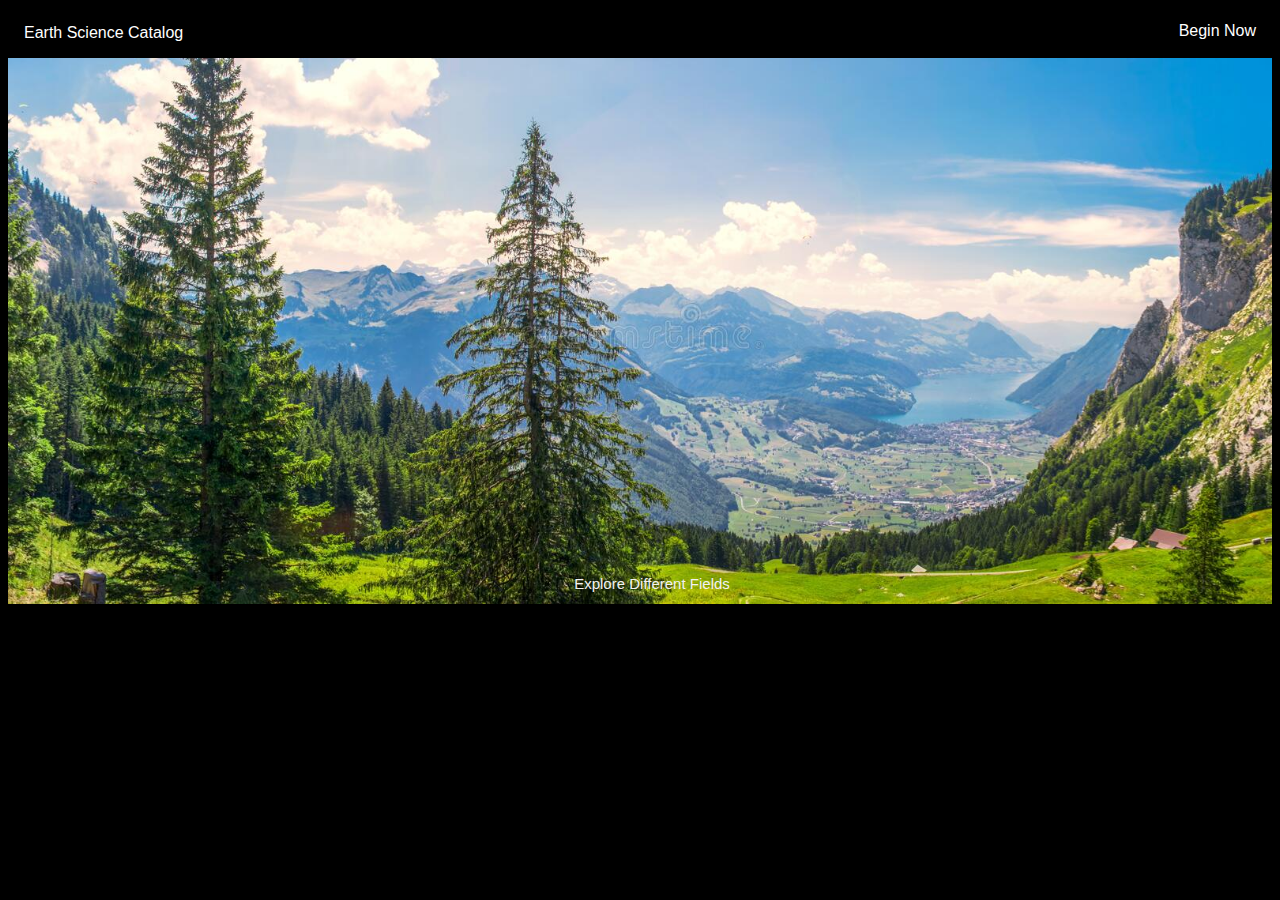
<file: index.html>
<!DOCTYPE html>
<html lang="en">

<head>
  <title>Title</title>
  <meta charset="utf-8">
  <meta name="viewport" content="width=device-width, initial-scale=1">
  <link rel="stylesheet" href="style.css">
</head>

<body>
  <ul>
  <li><a href="video.html">Begin Now</a></li>
  <li style="float:left"><p>Earth Science Catalog</li>
</ul>


<!-- Slideshow container -->
<div class="slideshow-container">

  <!-- Full-width images with number and caption text -->
  <div class="mySlides fade">
    <img src="OtherHomepage4.jpg" style="width:100%">
    <div class="text">Explore Different Fields</div>
  </div>

  </div>

  <!--Check this W3 for documentation. https://www.w3schools.com/howto/howto_js_slideshow.asp-->

  <!-- Next and previous buttons
  <a class="prev" onclick="plusSlides(-1)">&#10094;</a>
  <a class="next" onclick="plusSlides(1)">&#10095;</a>
</div>
-->

<!-- The dots/circles
<div style="text-align:center">
  <span class="dot" onclick="currentSlide(1)"></span>
  <span class="dot" onclick="currentSlide(2)"></span>
  <span class="dot" onclick="currentSlide(3)"></span>
</div>
-->

<script>

let slideIndex = 0;
showSlides();

function showSlides() {
  let i;
  let slides = document.getElementsByClassName("mySlides");
  for (i = 0; i < slides.length; i++) {
    slides[i].style.display = "none";
  }
  slideIndex++;
  if (slideIndex > slides.length) {slideIndex = 1}
  slides[slideIndex-1].style.display = "block";
  setTimeout(showSlides, 8000); // Change image every 8 seconds
}

</script>

</body>
</html>
</file>
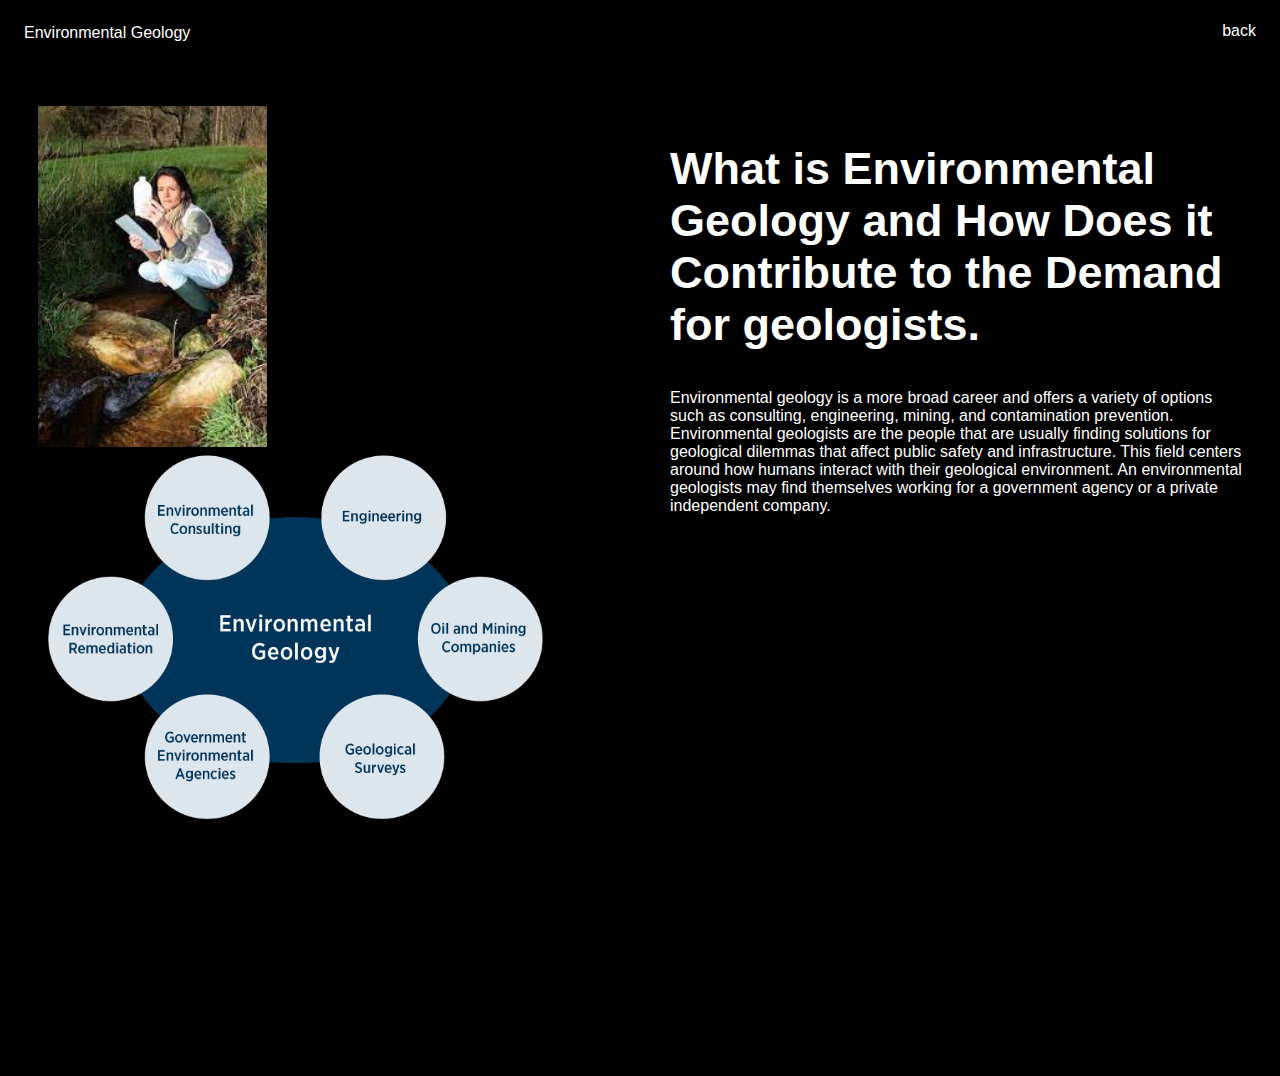
<file: imagetext copy.html>
<!DOCTYPE html>
<html lang="en">

<head>
  <title>Title</title>
  <meta charset="utf-8">
  <meta name="viewport" content="width=device-width, initial-scale=1">
  <link rel="stylesheet" href="style.css">
<!--Refreshes index.html after 180 seconds-->
  <meta http-equiv="refresh" content="180;url=index.html">
</head>

<body>
  <div>
    <ul>
      <li><a href="video.html">back</a></li>

    <li style="float:left"><p>Environmental Geology</li>
  </ul>

    <br>

    <div class="flex-container">
      <div>
        <img src="Environmental.jpg" alt="describe the image HERE for accessibility purposes" class="center-img" style="width:40%;"></img>

          <img src="jobs.jpg" alt="describe the image HERE for accessibility purposes" class="center-img" style="width:90%;"></img>

      </div>
      <div>
        <div class="textblock" style="text-align: left">
  <h2>What is Environmental Geology and How Does it Contribute to the Demand for geologists.</h2>
  <h3></h3>
  </div>

        <p style="font-size:12pt;">Environmental geology is a more broad career and offers a variety of options such as consulting, engineering, mining, and contamination prevention. Environmental geologists are the people that are usually finding solutions for geological dilemmas that affect public safety and infrastructure. This field centers around how humans interact with their geological environment. An environmental geologists may find themselves working for a government agency or a private independent company.</p>

        <iframe src="https://quizlet.com/753853623/match/embed?i=30wesr&x=1jj1" height="500" width="100%" style="border:0"></iframe>





      </div>
    </div>


</body>
</html>
</file>
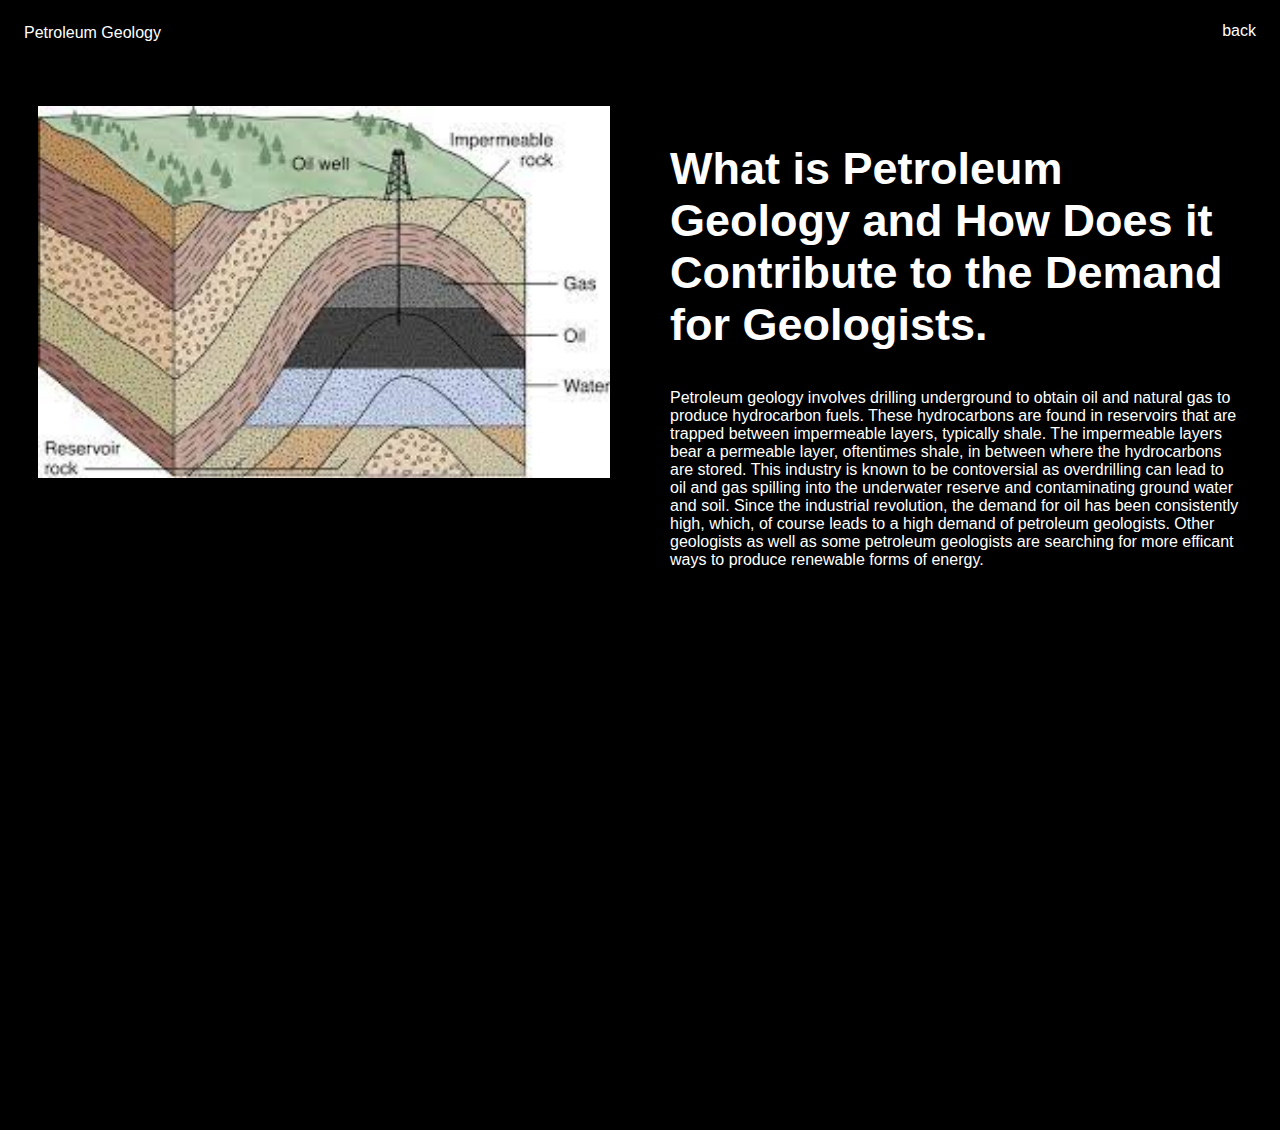
<file: imagetext.html>
<!DOCTYPE html>
<html lang="en">

<head>
  <title>Title</title>
  <meta charset="utf-8">
  <meta name="viewport" content="width=device-width, initial-scale=1">
  <link rel="stylesheet" href="style.css">
<!--Refreshes index.html after 180 seconds-->
  <meta http-equiv="refresh" content="180;url=index.html">
</head>

<body>
  <div>
    <ul>
      <li><a href="video.html">back</a></li>

    <li style="float:left"><p>Petroleum Geology</li>
  </ul>

    <br>

    <div class="flex-container">
      <div>
        <img src="PetroleumGeology.jpg" class="img-responsive" style="width:100%"alt="Image">



      </div>
      <div>
        <div class="textblock" style="text-align: left">
  <h2>What is Petroleum Geology and How Does it Contribute to the Demand for Geologists.</h2>
  <h3></h3>
  </div>

        <p style="font-size:12pt;">Petroleum geology involves drilling underground to obtain oil and natural gas to produce hydrocarbon fuels. These hydrocarbons are found in reservoirs that are trapped between impermeable layers, typically shale. The impermeable layers bear a permeable layer, oftentimes shale, in between where the hydrocarbons are stored. This industry is known to be contoversial as overdrilling can lead to oil and gas spilling into the underwater reserve and contaminating ground water and soil. Since the industrial revolution, the demand for oil has been consistently high, which, of course leads to a high demand of petroleum geologists. Other geologists as well as some petroleum geologists are searching for more efficant ways to produce renewable forms of energy.</p>

        <iframe src="https://quizlet.com/753755349/match/embed?i=30wesr&x=1jj1" height="500" width="100%" style="border:0"></iframe>



      </div>
    </div>


</body>
</html>
</file>
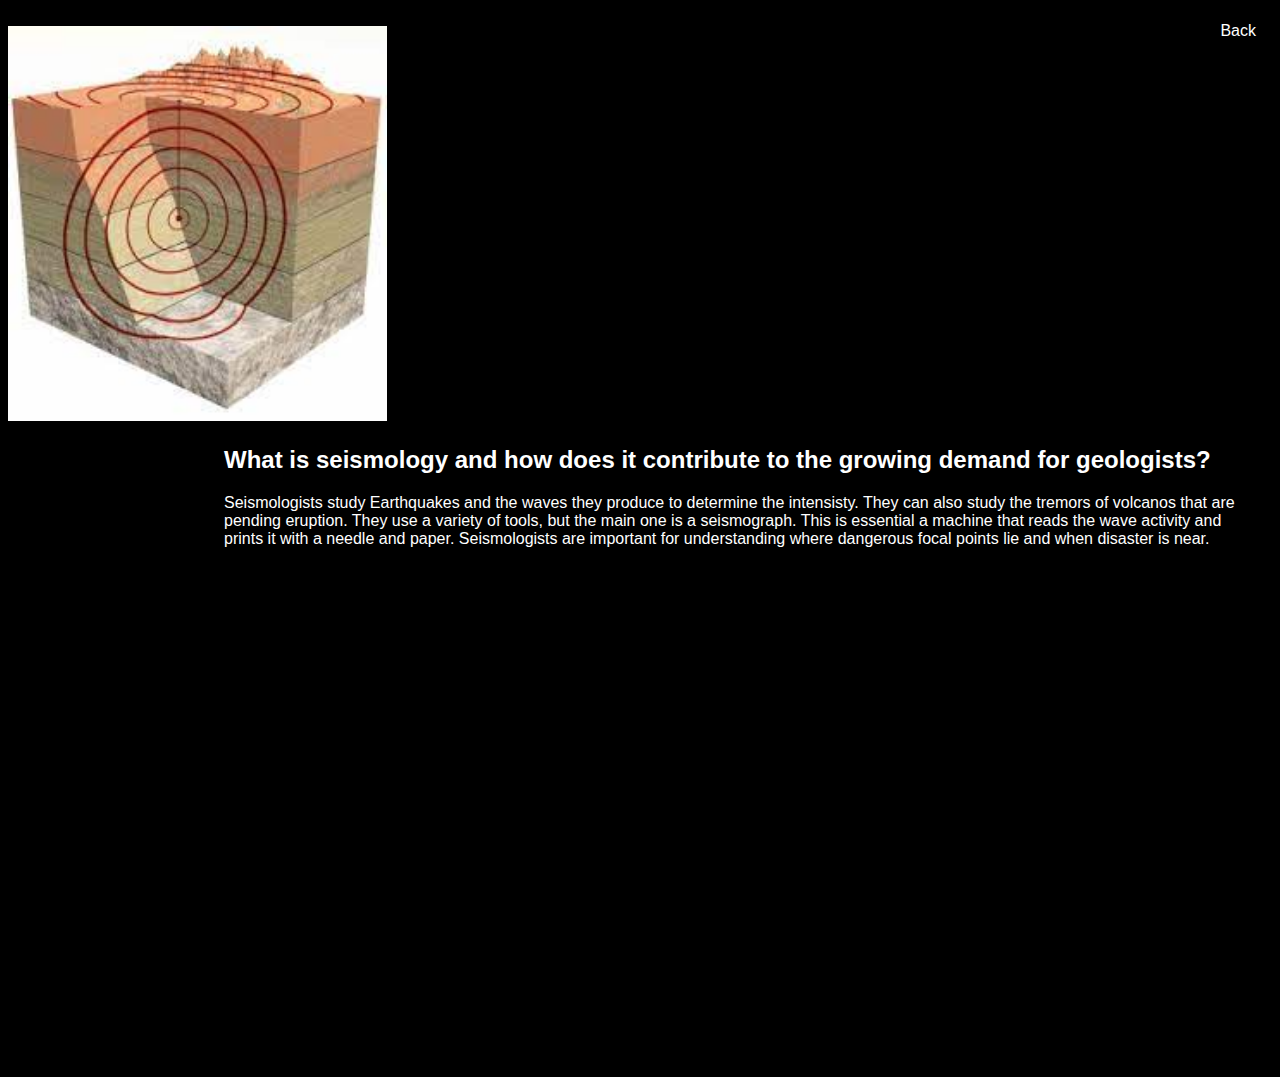
<file: menu.html>
<!DOCTYPE html>
<html lang="en">
<head>
  <title>Title</title>
  <meta charset="utf-8">
  <meta name="viewport" content="width=device-width, initial-scale=1">
  <link rel="stylesheet" href="style.css">
<!--Refreshes index.html after 180 seconds-->
  <meta http-equiv="refresh" content="180;url=index.html">
</head>

<body>
    <ul>

        <li><a href="video.html">Back</a></li>

</div>
    <br>

  <img src="seis.jpg" alt="describe the image HERE for accessibility purposes" class="center-img" style="width:30%;"></img>

  <div class= "maincontent">
    <h2>What is seismology and how does it contribute to the growing demand for geologists?</h2>
    <p>Seismologists study Earthquakes and the waves they produce to determine the intensisty. They can also study the tremors of volcanos that are pending eruption. They use a variety of tools, but the main one is a seismograph. This is essential a machine that reads the wave activity and prints it with a needle and paper. Seismologists are important for understanding where dangerous focal points lie and when disaster is near.</h3>
      <iframe src="https://quizlet.com/753835229/match/embed?i=30wesr&x=1jj1" height="500" width="100%" style="border:0"></iframe>

  </div>

  </body>
  </html>

</body>
</html>
</file>
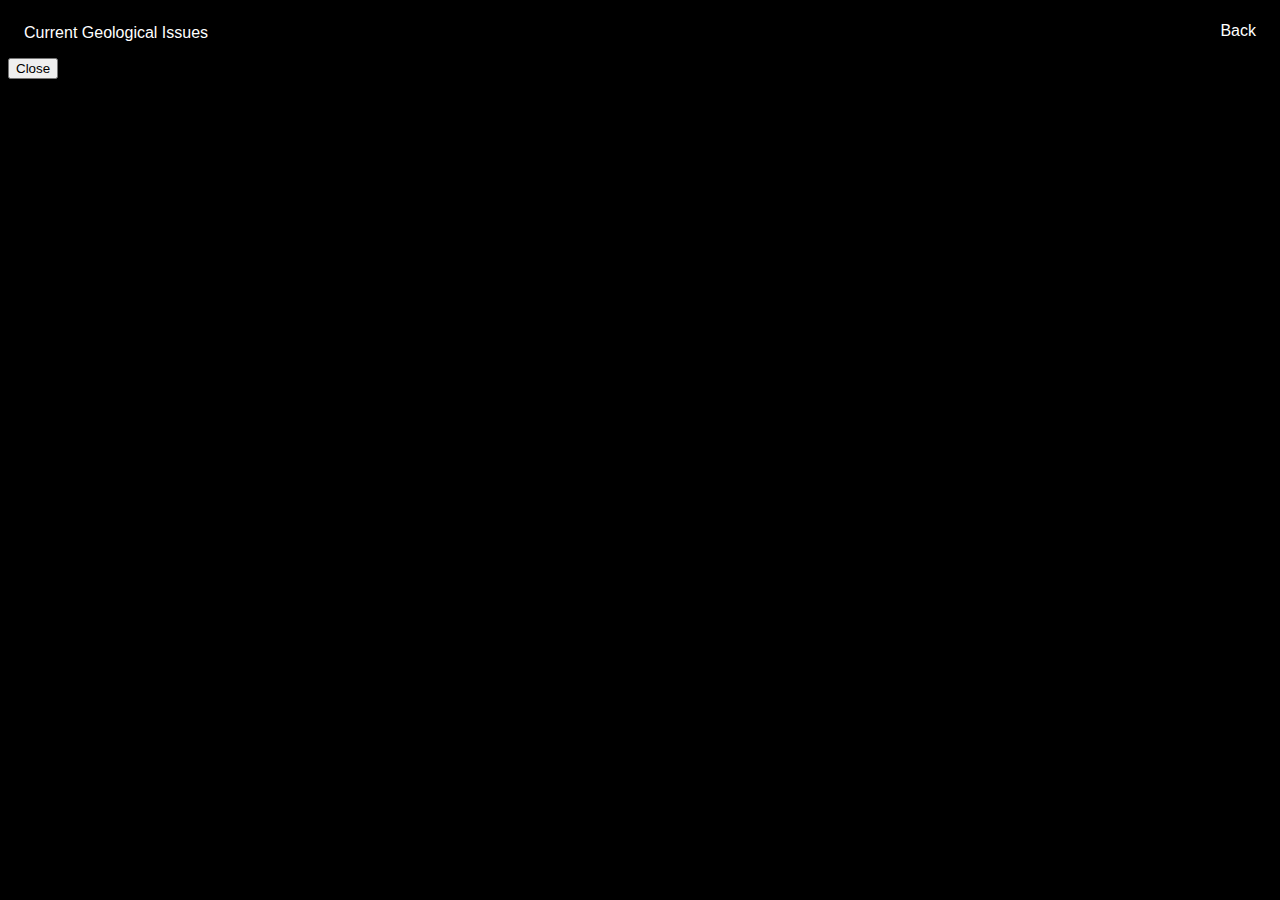
<file: modal copy.html>
<!DOCTYPE html>
<html lang="en">
<head>
  <title>Title</title>
  <meta charset="utf-8">
  <meta name="viewport" content="width=device-width, initial-scale=1">
  <link rel="stylesheet" href="style.css">
<!--Refreshes index.html after 180 seconds-->
  <meta http-equiv="refresh" content="180;url=index.html">
</head>

<body>
    <ul>

        <li><a href="video.html">Back</a></li>
    <li style="float:left"><p>Current Geological Issues</li>
      <iframe width="420" height="315"
    src="https://player.vimeo.com/video/778658940?h=90a9f32358&amp;badge=0&amp;autopause=0&amp;player_id=0&amp;app_id=58479" frameborder="0" allow="autoplay; fullscreen; picture-in-picture" allowfullscreen style="position:absolute;top:0;left:0;width:100%;height:100%;" title=">
    </iframe>

  </div>
  </ul>
  <div class="textblock" style="text-align: left">
    <h2></h2>
    <h3>The following video gives a brief rundown on some geological changes that have caused concern for many communities.</h3>
    </div>
    <br>

    <div class="flex-container">
      <div text align="center">


        <!-- Trigger/Open The Modal -->

    </div>

      <div>


        <div class="textblock" style="text-align: left">
          <h2></h2>
          <h3></h3>

            <p style="font-size:12pt;"></p>
          </div>
      </div>

    </div>

    <!-- The Modal -->
    <div id="myModal" class="modal">

      <!-- Modal content -->
      <div class="modal-content">
<img src="Volcano.jpg" width="30%">

<iframe src="https://take.quiz-maker.com/Q6TH9D5K7">Loading...</a><script>(function(i,s,o,g,r,a,m){var ql=document.querySelectorAll('A[quiz],DIV[quiz],A[data-quiz],DIV[data-quiz]'); if(ql){if(ql.length){for(var k=0;k<ql.length;k++){ql[k].id='quiz-embed-'+k;ql[k].href=">Loading...</a><script>(function(i,s,o,g,r,a,m){var ql=document.querySelectorAll('A[quiz],DIV[quiz],A[data-quiz],DIV[data-quiz]'); if(ql){if(ql.length){for(var k=0;k<ql.length;k++){ql[k].id='quiz-embed-'+k;ql[k].href=" width="1000" height="800" style="over-flow: scroll;"> </iframe>





        <p>Some text in the Modal.</p>
          <span class="close"><button>Close</button></span>
      </div>

    </div>

<script>
// Get the modal
var modal = document.getElementById("myModal");

// Get the button that opens the modal
var btn = document.getElementById("myBtn");

// Get the <span> element that closes the modal
var span = document.getElementsByClassName("close")[0];

// When the user clicks on the button, open the modal
btn.onclick = function() {
  modal.style.display = "block";
}

// When the user clicks on <span> (x), close the modal
span.onclick = function() {
  modal.style.display = "none";
}

// When the user clicks anywhere outside of the modal, close it
window.onclick = function(event) {
  if (event.target == modal) {
    modal.style.display = "none";
  }
}
</script>

  <!-- Stops video/audio from playing on modal close -->
  <script>
  $(function(){
  $("body").on('hidden.bs.modal', function (e) {
  var $iframes = $(e.target).find("iframe");
  $iframes.each(function(index, iframe){
  $(iframe).attr("src", $(iframe).attr("src"));
  });
  });
  });
  </script>


</body>
</html>
</file>
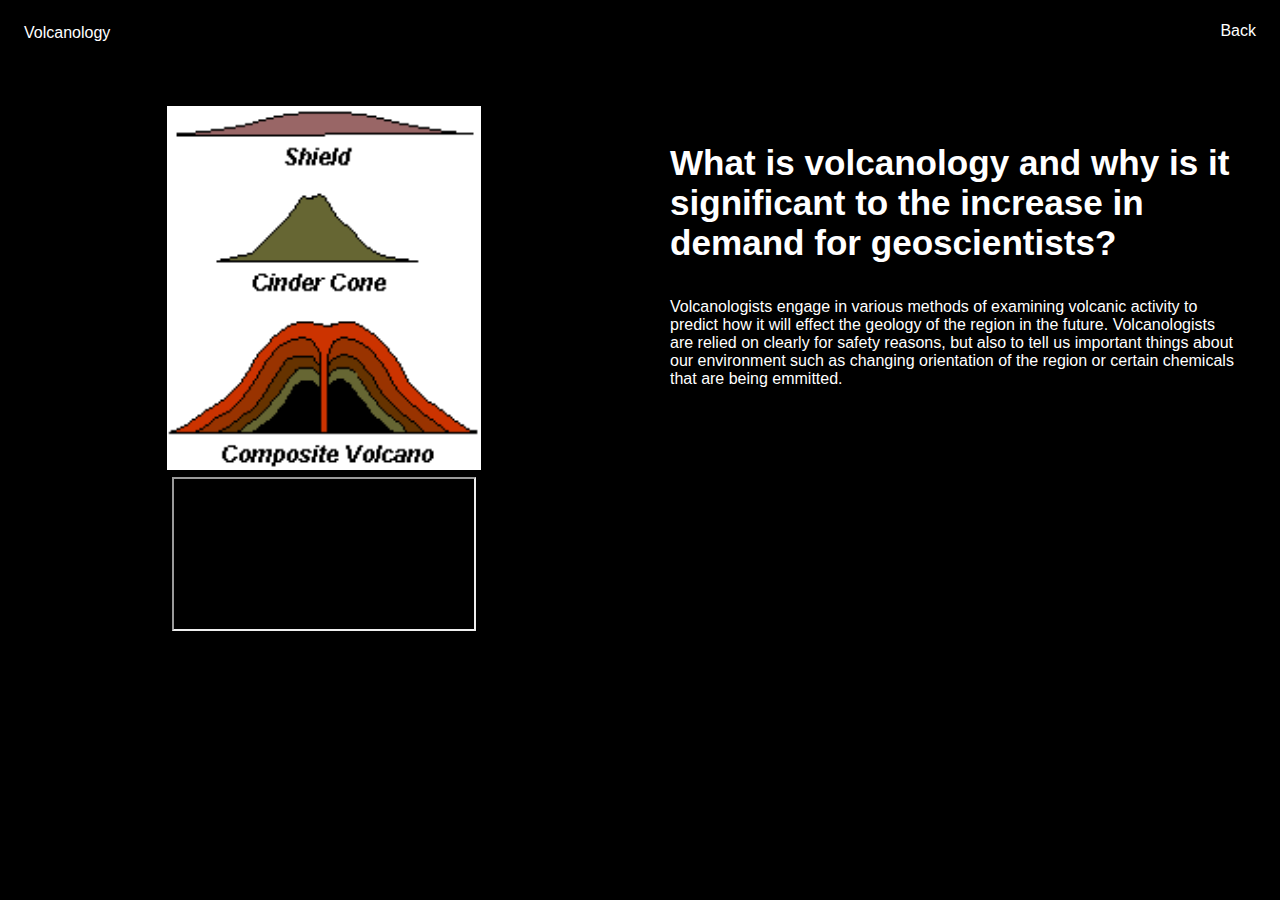
<file: modal.html>
<!DOCTYPE html>
<html lang="en">
<head>
  <title>Title</title>
  <meta charset="utf-8">
  <meta name="viewport" content="width=device-width, initial-scale=1">
  <link rel="stylesheet" href="style.css">
<!--Refreshes index.html after 180 seconds-->
  <meta http-equiv="refresh" content="180;url=index.html">
</head>

<body>
    <ul>

        <li><a href="video.html">Back</a></li>
    <li style="float:left"><p>Volcanology</li>
  </ul>

    <br>

    <div class="flex-container">
      <div text align="center">
        <img src="volcanoes.jpg" class="img-responsive" style="width:55%"alt="Image" >
        <iframe src="https://take.quiz-maker.com/QPCIGQ6SW">Loading...</a><script>(function(i,s,o,g,r,a,m){var ql=document.querySelectorAll('A[quiz],DIV[quiz],A[data-quiz],DIV[data-quiz]'); if(ql){if(ql.length){for(var k=0;k<ql.length;k++){ql[k].id='quiz-embed-'+k;ql[k].href="" width="800" height="800" style="over-flow: scroll;"> </iframe>
        <!-- Trigger/Open The Modal -->

    </div>

      <div>


        <div class="textblock" style="text-align: left">
          <h2></h2>
          <h3>What is volcanology and why is it significant to the increase in demand for geoscientists? </h3>

            <p style="font-size:12pt;">Volcanologists engage in various methods of examining volcanic activity to predict how it will effect the geology of the region in the future. Volcanologists are relied on clearly for safety reasons, but also to tell us important things about our environment such as changing orientation of the region or certain chemicals that are being emmitted.</p>
          </div>
      </div>

    </div>

    <!-- The Modal -->
    <div id="myModal" class="modal">

      <!-- Modal content -->
      <div class="modal-content">
<img src="Volcano.jpg" width="30%">

<iframe src="https://take.quiz-maker.com/Q6TH9D5K7">Loading...</a><script>(function(i,s,o,g,r,a,m){var ql=document.querySelectorAll('A[quiz],DIV[quiz],A[data-quiz],DIV[data-quiz]'); if(ql){if(ql.length){for(var k=0;k<ql.length;k++){ql[k].id='quiz-embed-'+k;ql[k].href=">Loading...</a><script>(function(i,s,o,g,r,a,m){var ql=document.querySelectorAll('A[quiz],DIV[quiz],A[data-quiz],DIV[data-quiz]'); if(ql){if(ql.length){for(var k=0;k<ql.length;k++){ql[k].id='quiz-embed-'+k;ql[k].href=" width="1000" height="800" style="over-flow: scroll;"> </iframe>





        <p>Some text in the Modal.</p>
          <span class="close"><button>Close</button></span>
      </div>

    </div>

<script>
// Get the modal
var modal = document.getElementById("myModal");

// Get the button that opens the modal
var btn = document.getElementById("myBtn");

// Get the <span> element that closes the modal
var span = document.getElementsByClassName("close")[0];

// When the user clicks on the button, open the modal
btn.onclick = function() {
  modal.style.display = "block";
}

// When the user clicks on <span> (x), close the modal
span.onclick = function() {
  modal.style.display = "none";
}

// When the user clicks anywhere outside of the modal, close it
window.onclick = function(event) {
  if (event.target == modal) {
    modal.style.display = "none";
  }
}
</script>

  <!-- Stops video/audio from playing on modal close -->
  <script>
  $(function(){
  $("body").on('hidden.bs.modal', function (e) {
  var $iframes = $(e.target).find("iframe");
  $iframes.each(function(index, iframe){
  $(iframe).attr("src", $(iframe).attr("src"));
  });
  });
  });
  </script>


</body>
</html>
</file>
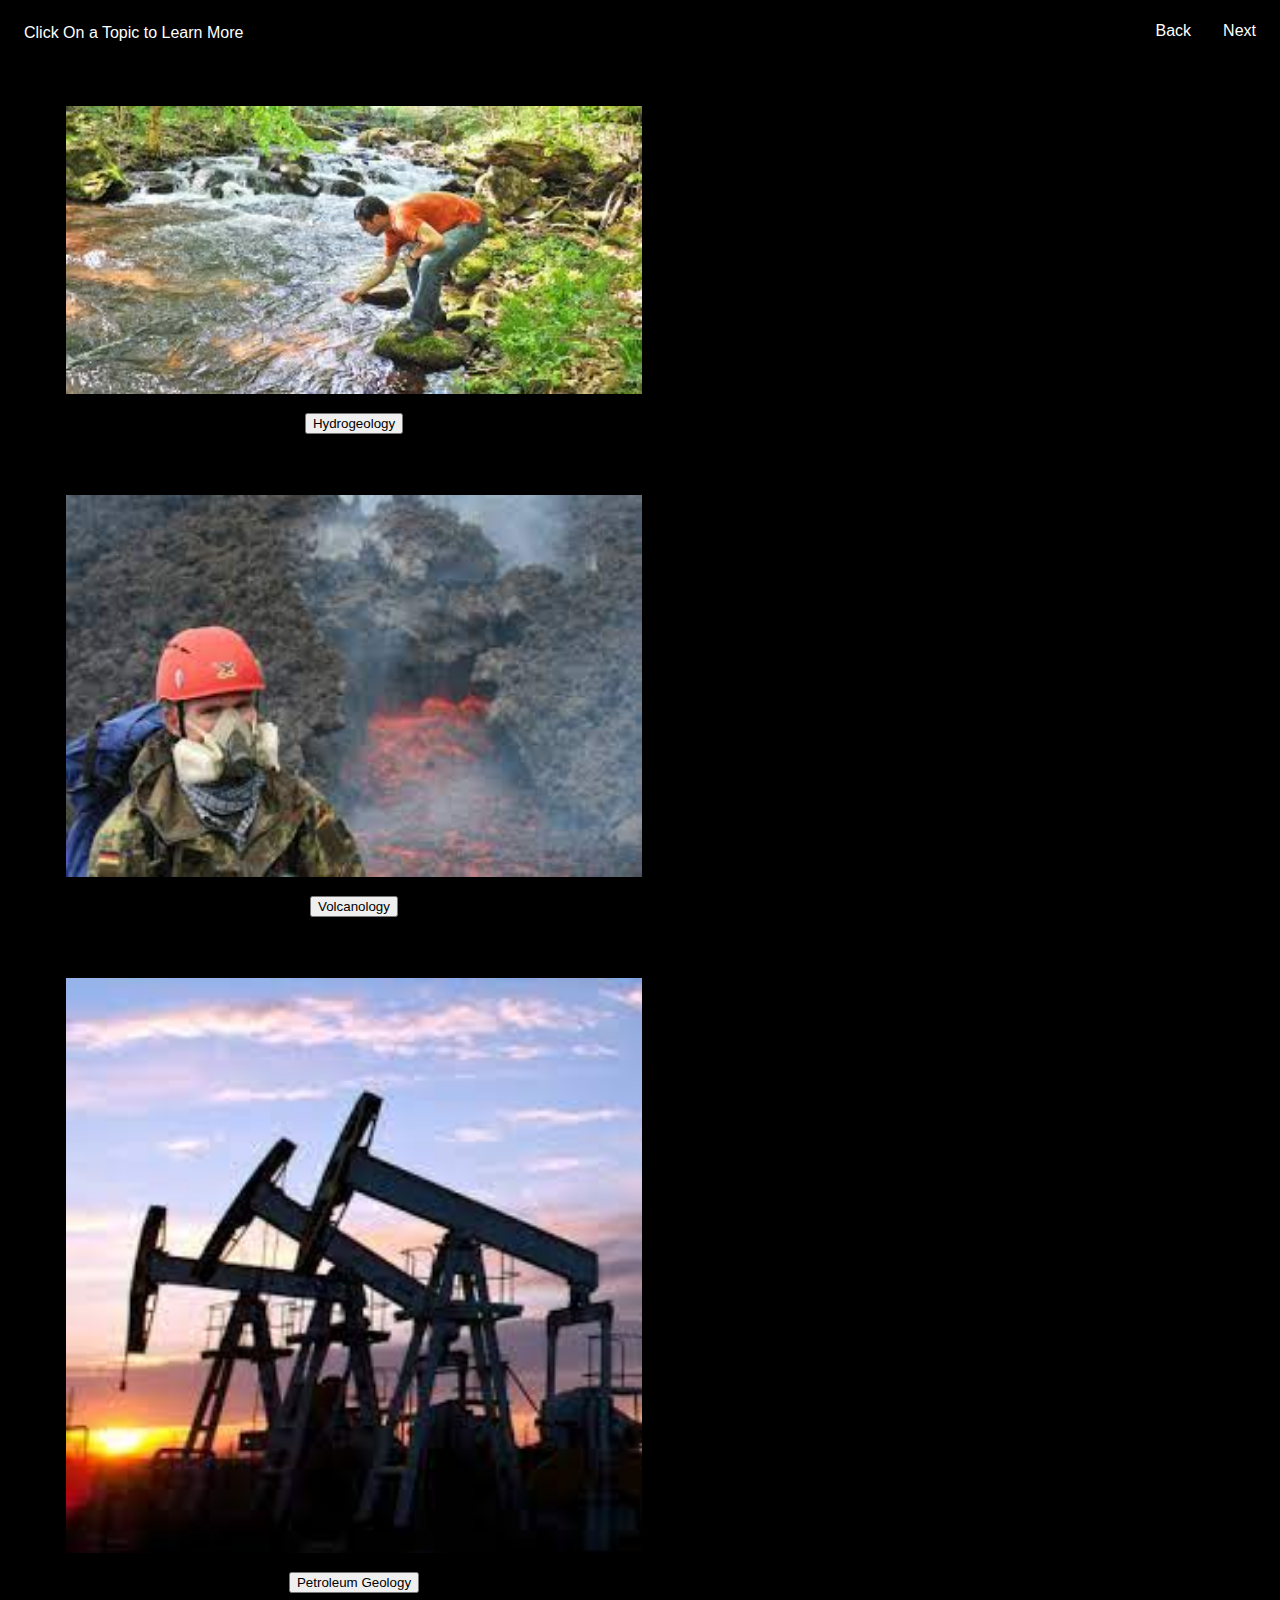
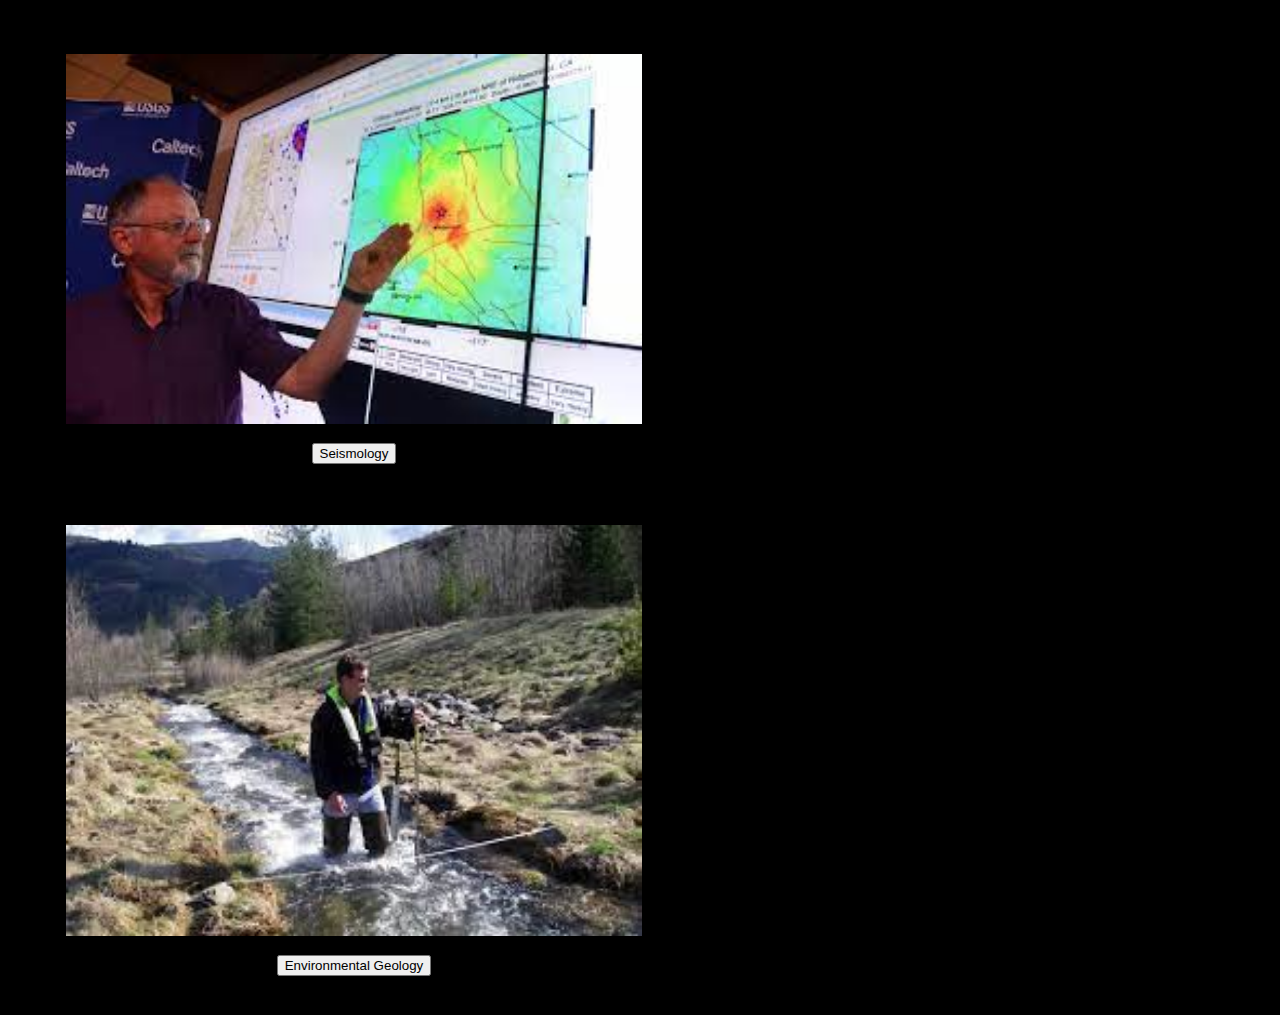
<file: video.html>
<!DOCTYPE html>
<html lang="en">
<head>
  <title>Title</title>
  <meta charset="utf-8">
  <meta name="viewport" content="width=device-width, initial-scale=1">
  <link rel="stylesheet" href="style.css">
<!--Refreshes index.html after 180 seconds-->
  <meta http-equiv="refresh" content="180;url=index.html">
</head>

<body>


    <ul>
      <li><a href="modal copy.html">Next</a></li>
        <li><a href="index.html">Back</a></li>
    <li style="float:left"><p>Click On a Topic to Learn More</li>
  </ul>

    <br>
    <div class="flex-container">
      <div text align="center">
        <a href="videoplayer.html">
        <img src="Hydrogeology.jpg" class="img-responsive" style="width:91%" alt="Image" >
        <!-- Trigger/Open The Modal -->
        <button>Hydrogeology</button></a>
  </div>
</div>
    <div class="flex-container">
      <div text align="center">
        <a href="modal.html">
        <img src="Volcanology.jpg" class="img-responsive" style="width:91%" alt="Image" >
        <!-- Trigger/Open The Modal -->
        <button>Volcanology</button></a>
  </div>
</div>
    <div class="flex-container">
      <div text align="center">
        <a href="imagetext.html">
        <img src="PetroleumGeo.jpg" class="img-responsive" style="width:91%" alt="Image" >
        <!-- Trigger/Open The Modal -->
        <button>Petroleum Geology</button></a>
  </div>
</div>
    <div class="flex-container">
      <div text align="center">
        <a href="menu.html">
        <img src="Siesmology.jpg" class="img-responsive" style="width:91%" alt="Image" >
        <!-- Trigger/Open The Modal -->
        <button>Seismology</button></a>
  </div>
</div>

    <div class="flex-container">
      <div text align="center">
        <a href="imagetext copy.html">
        <img src="EnviGeology.jpeg" class="img-responsive" style="width:91%" alt="Image" >
        <!-- Trigger/Open The Modal -->
        <button>Environmental Geology</button></a>
  </div>
</div>


      </div>
    </div>

</body>
</html>
</file>
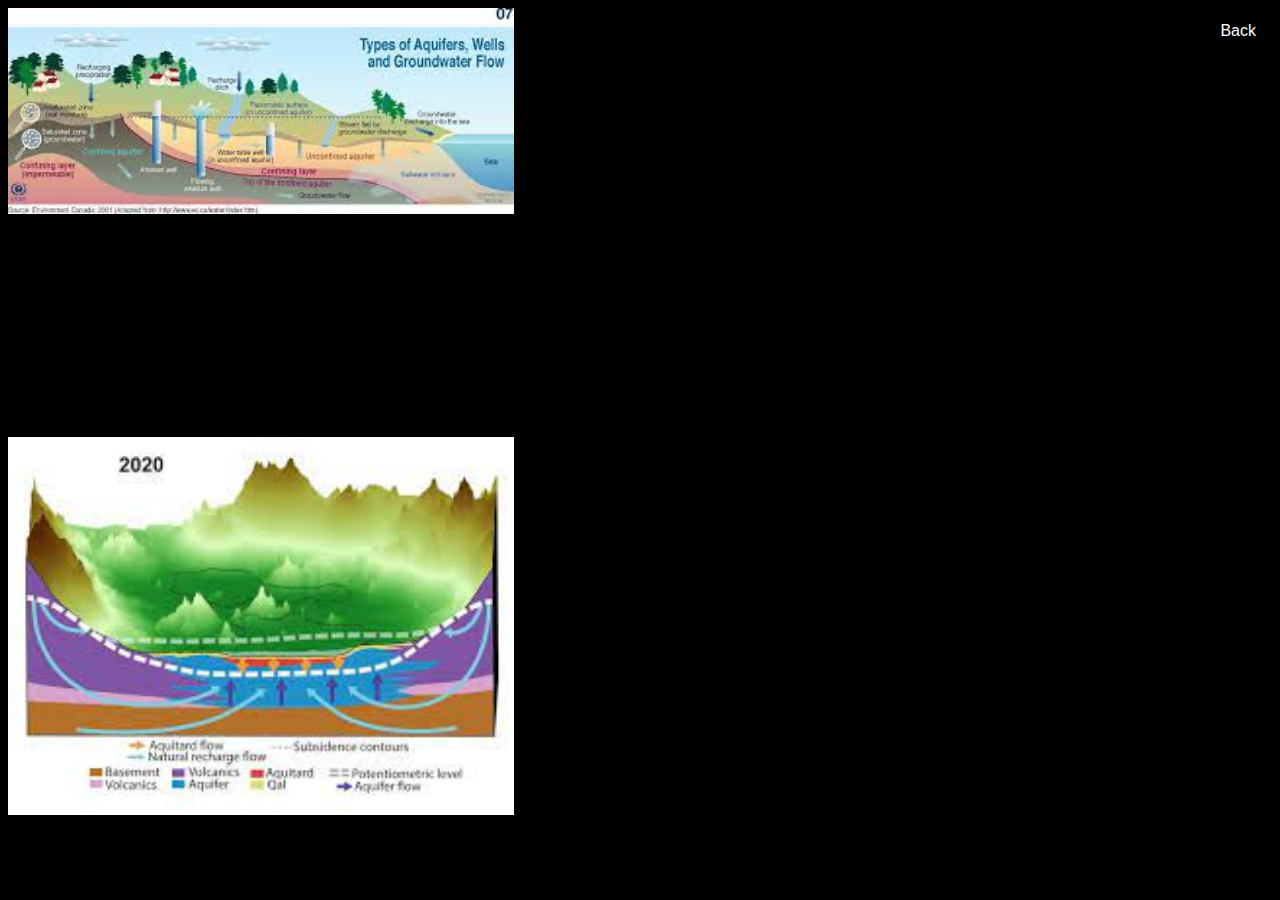
<file: videoplayer.html>
<!DOCTYPE html>
<html lang="en">
<head>
  <title>Title</title>
  <meta charset="utf-8">
  <meta name="viewport" content="width=device-width, initial-scale=1">
  <link rel="stylesheet" href="style.css">
<!--Refreshes index.html after 180 seconds-->
  <meta http-equiv="refresh" content="180;url=index.html">
</head>
<body>

    <ul>

  </ul>

  </div>
  <li><a href="video.html">Back</a></li>

  <img src="Diagram.jpg" alt="describe the image HERE for accessibility purposes" class="center-img" style="width:40%;"></img>

  <div class="textblock" style="text-align: left" color="blue">
  <h2>What is Hydrogeology and Why is Significant to the growing demand for geologists?</h2>
  <h3>This field of Geology focuses on groundwater and its flow and accumilation. Hydrogeologists typically drill and pump into aquifers to obtain groundwater. Hydrogeologist are also responsible for monitering and helping to prevent soil and water contamination caused by oil drilling and waste disposal.
  There has always been a need for hydrogeologist, however, these days we are seeing a need for them for more urgent reasons. Many aquifers become damaged or exhuasted mainly from over pumping. Mexico City is the best example of this as the city is located on top of a swamp that is now experiencing land subsidence causing the city to sink. Now more than ever, hydrogeologist are needed so we can find a way to combat this issue. *ANSWER THE QUIZ QUESTION BELOW*</h3>




  <img src="mexico.jpg" alt="describe the image HERE for accessibility purposes" class="center-img" style="width:40%;"></img>

</body>
</html>
</file>
<file: style.css>
body {
  body, html {
    height: 100%;
}

/* The hero image */
.hero-image {
  /* Use "linear-gradient" to add a darken background effect to the image (photographer.jpg). This will make the text easier to read */
  background-image: linear-gradient(rgba(0, 0, 0, 0.5), rgba(0, 0, 0, 0.5)), url("OtherHomepage4.jpg");

  /* Set a specific height */
  height: 50%;

  /* Position and center the image to scale nicely on all screens */
  background-position: center;
  background-repeat: no-repeat;
  background-size: cover;
  position: relative;
}
  background-color: black;
  font-family: Arial, Helvetica, sans-serif;
}

ul {
  list-style-type: none;
  margin: 0;
  padding: 0;
  overflow: hidden;
  background-color: black;
}

li {
  float: right;
}

li p {
  color: white;
  text-align: center;
  padding: 0px 16px;
  text-decoration: none;
}

li a {
  display: block;
  color: white;
  text-align: center;
  padding: 14px 16px;
  text-decoration: none;
}

li  a:hover {
    color: grey;
  }

/* Slideshow container */
.slideshow-container {
  max-width: 100%;
  position: relative;
  margin: auto;
}

/* Hide the images by default */
.mySlides {
  display: none;
}

/* Next & previous buttons */
.prev, .next {
  cursor: pointer;
  position: absolute;
  top: 50%;
  width: auto;
  margin-top: -22px;
  padding: 16px;
  color: white;
  font-weight: bold;
  font-size: 18px;
  transition: 0.6s ease;
  border-radius: 0 3px 3px 0;
  user-select: none;
}

/* Position the "next button" to the right */
.next {
  right: 0;
  border-radius: 3px 0 0 3px;
}

/* On hover, add a black background color with a little bit see-through */
.prev:hover, .next:hover {
  background-color: rgba(0,0,0,0.8);
}

/* Caption text */
.text {
  color: #f2f2f2;
  font-size: 15px;
  padding: 8px 12px;
  position: absolute;
  bottom: 8px;
  width: 100%;
  text-align: center;
}


/* The dots/bullets/indicators */
.dot {
  cursor: pointer;
  height: 15px;
  width: 15px;
  margin: 0 2px;
  background-color: #bbb;
  border-radius: 50%;
  display: inline-block;
  transition: background-color 0.6s ease;
}

.active, .dot:hover {
  background-color: #717171;
}

/* Fading animation */
.fade {
  animation-name: fade;
  animation-duration: 3s;
}

@keyframes fade {
  from {opacity: .4}
  to {opacity: 1}
}

.flex-container {
  display: flex;
  background-color: black;
}

.flex-container > div {
  background-color: #white;
  color: white;
  width: 50%;
  margin: 10px;
  padding: 20px;
  font-size: 30px;
}

/* The Modal (background) */
.modal {
  display: none; /* Hidden by default */
  position: fixed; /* Stay in place */
  z-index: 1; /* Sit on top */
  left: 0;
  top: 0;
  width: 100%; /* Full width */
  height: 100%; /* Full height */
  overflow: auto; /* Enable scroll if needed */
  background-color: rgb(0,0,0); /* Fallback color */
  background-color: rgba(0,0,0,0.4); /* Black w/ opacity */
}

.center {
  display: flex;
  justify-content: center;
  align-items: center;
  height: 200px;
  border: 3px solid green;
}

/* Modal Content/Box */
.modal-content {
  background-color: #fefefe;
  margin: 15% auto; /* 15% from the top and centered */
  padding: 20px;
  border: 1px solid #888;
  width: 80%; /* Could be more or less, depending on screen size */
}




/*Button */
button:hover {
    color: grey;


/*Navigation */

}

.sidebar {
  margin: 0;
  padding: 0;
  width: 200px;
  background-color: #f1f1f1;
  position: fixed;
  height: 100vh;
  overflow: auto;
}

.sidebar a {
  display: block;
  color: White;
  padding: 16px;
  text-decoration: none;

}

.sidebar a.active {
  background-color: #04AA6D;
  color: black;
}

.sidebar a:hover:not(.active) {
  background-color: #555;
  color: black;
}

div.maincontent {
  margin-left: 200px;
  padding: 1px 16px;
  height: ;
  width: ;
  color: white;

}

@media screen and (max-width: 700px) {
  .sidebar {
    width: 100%;
    height: auto;
    position: relative;

  }
  .sidebar a {float: left;}
  div.maincontent {margin-left: 0;}


}

@media screen and (max-width: 400px) {
  .sidebar a {
    text-align: center;
    float: none;


  }
}
  }
  body, html {
    height: 100%;
}
</file>
